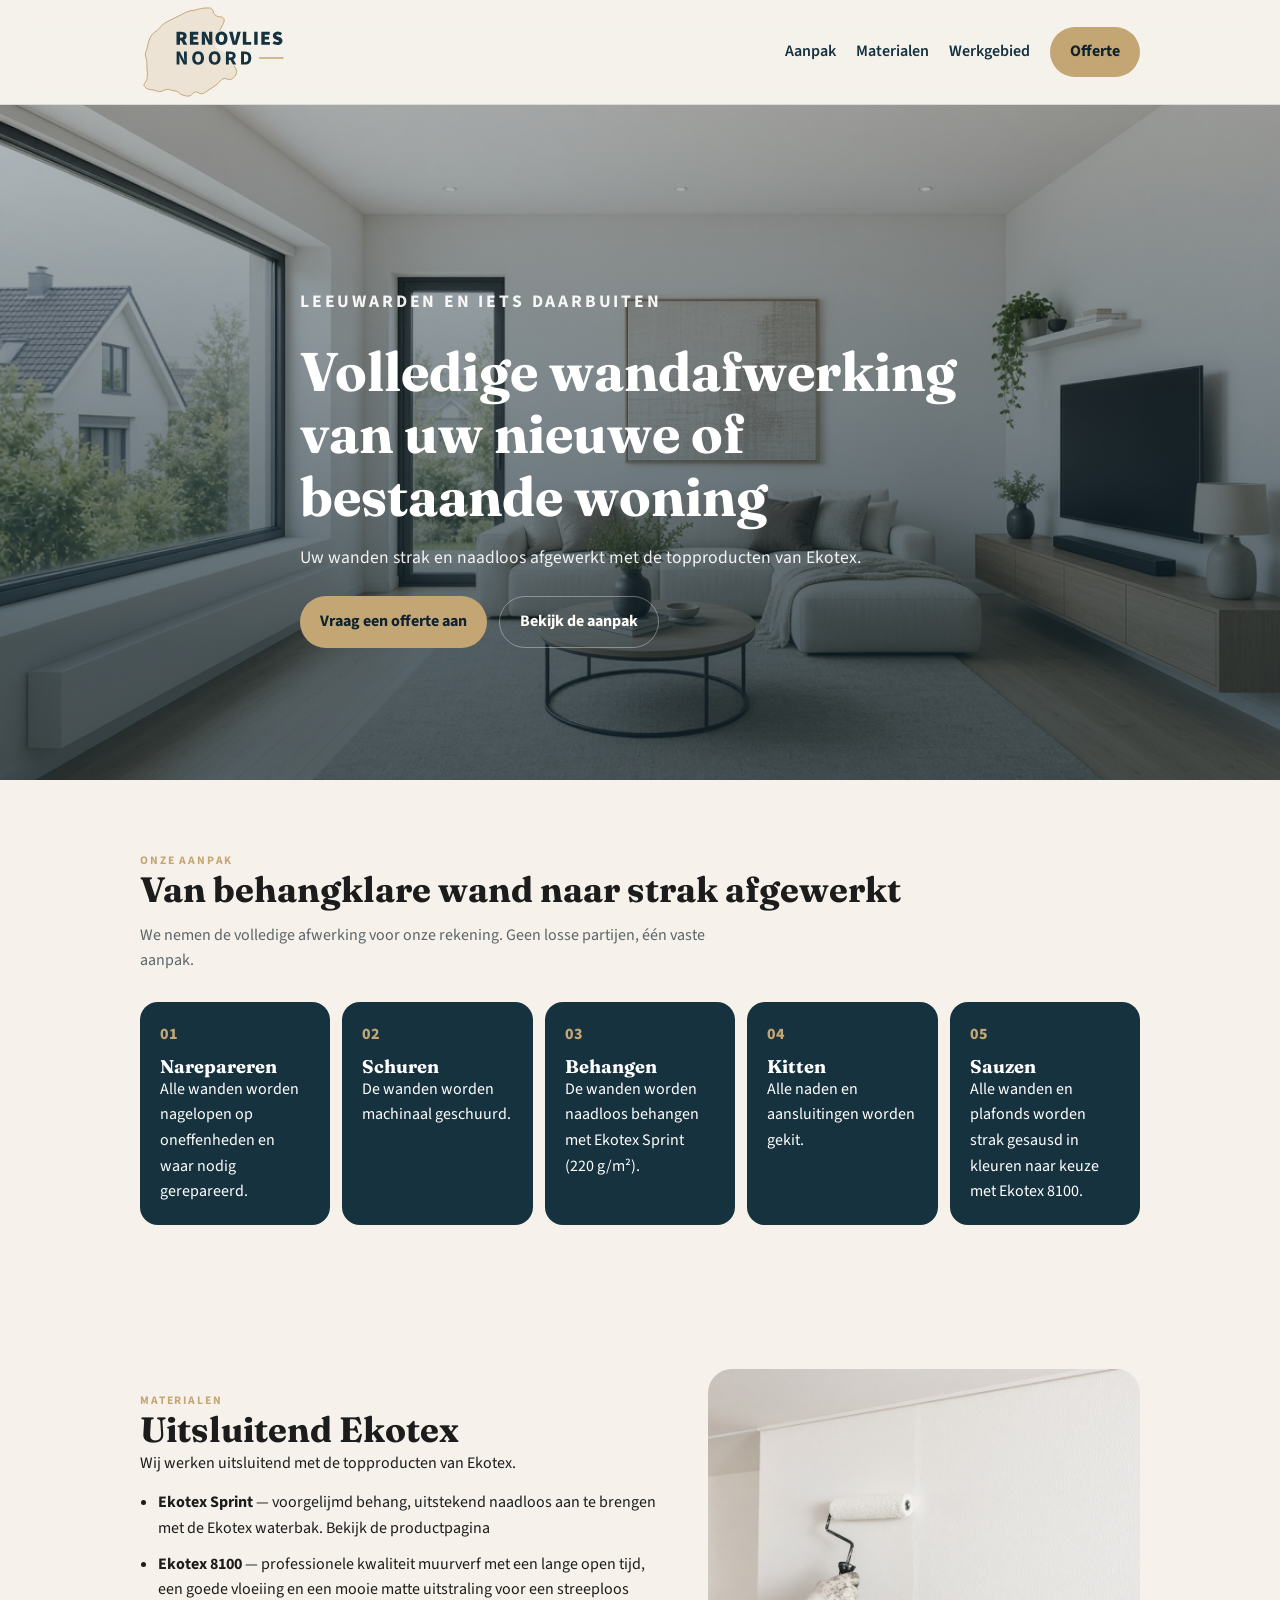
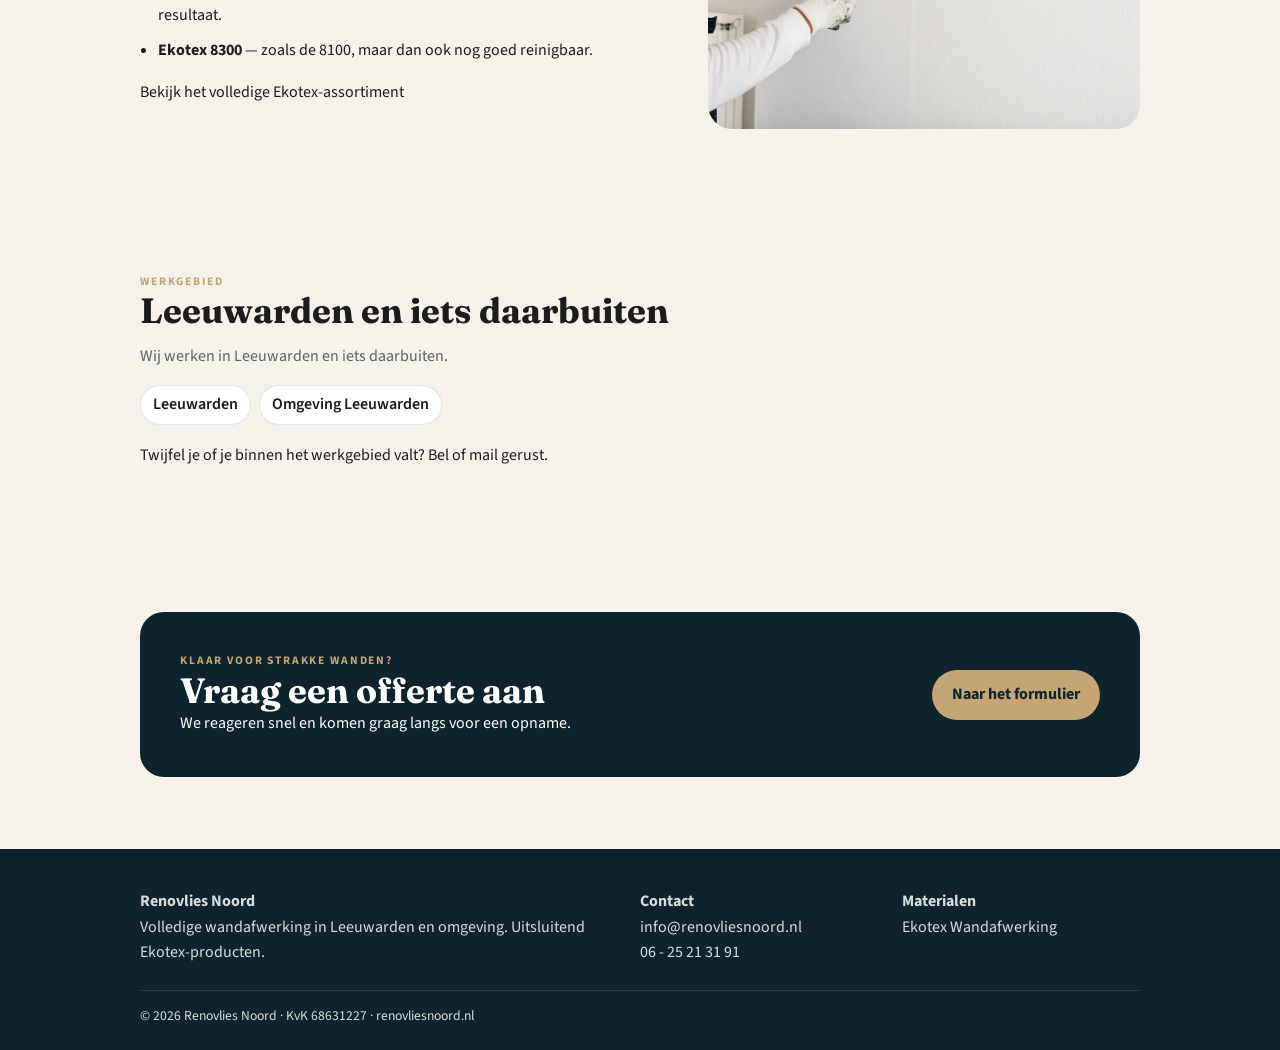
<file: index.html>
<!DOCTYPE html>
<html lang="nl">
<head>
  <meta charset="UTF-8">
  <meta name="viewport" content="width=device-width, initial-scale=1.0">
  <title>Renovlies Noord | Volledige wandafwerking Leeuwarden en omgeving</title>
  <link rel="icon" href="assets/logo/icoon-B.svg" type="image/svg+xml">
  <link rel="apple-touch-icon" href="assets/logo/apple-touch-icon.png">
  <meta name="description" content="Volledige wandafwerking in Leeuwarden en omgeving: wanden narepareren, stofvrij machinaal schuren, Ekotex Sprint renovlies, kitten en sausen met Ekotex 8100 of 8300.">
  <link rel="canonical" href="https://renovliesnoord.nl/">
  <link rel="preconnect" href="https://fonts.googleapis.com">
  <link rel="preconnect" href="https://fonts.gstatic.com" crossorigin>
  <link href="https://fonts.googleapis.com/css2?family=Fraunces:opsz,wght@9..144,500;9..144,700&family=Source+Sans+3:wght@400;600;700&display=swap" rel="stylesheet">
  <link rel="stylesheet" href="css/style.css">
</head>
<body>
  <header class="topbar">
    <div class="wrap topbar-inner">
      <a class="brand" href="index.html">
        <img class="logo-full" src="assets/logo/logo-B.svg" alt="Renovlies Noord">
      </a>
      <button class="menu-btn" aria-label="Menu">☰</button>
      <nav>
        <a href="#aanpak">Aanpak</a>
        <a href="#materialen">Materialen</a>
        <a href="#werkgebied">Werkgebied</a>
        <a class="btn" href="offerte.html">Offerte</a>
      </nav>
    </div>
  </header>

  <section class="hero">
    <img class="bg" src="assets/img/hero-woonkamer.jpg" alt="Strak afgewerkte wanden">
    <div class="wrap hero-copy">
      <p class="eyebrow">Leeuwarden en iets daarbuiten</p>
      <h1>Volledige wandafwerking van uw nieuwe of bestaande woning</h1>
      <p>Uw wanden strak en naadloos afgewerkt met de topproducten van Ekotex.</p>
      <div class="hero-actions">
        <a class="btn" href="offerte.html">Vraag een offerte aan</a>
        <a class="btn btn-ghost" href="#aanpak">Bekijk de aanpak</a>
      </div>
    </div>
  </section>

  <section id="aanpak">
    <div class="wrap">
      <p class="eyebrow">Onze aanpak</p>
      <h2>Van behangklare wand naar strak afgewerkt</h2>
      <p class="lead">We nemen de volledige afwerking voor onze rekening. Geen losse partijen, één vaste aanpak.</p>
      <div class="steps" style="margin-top:28px">
        <div class="step"><span>01</span><h3>Narepareren</h3><p>Alle wanden worden nagelopen op oneffenheden en waar nodig gerepareerd.</p></div>
        <div class="step"><span>02</span><h3>Schuren</h3><p>De wanden worden machinaal geschuurd.</p></div>
        <div class="step"><span>03</span><h3>Behangen</h3><p>De wanden worden naadloos behangen met Ekotex Sprint (220 g/m²).</p></div>
        <div class="step"><span>04</span><h3>Kitten</h3><p>Alle naden en aansluitingen worden gekit.</p></div>
        <div class="step"><span>05</span><h3>Sauzen</h3><p>Alle wanden en plafonds worden strak gesausd in kleuren naar keuze met Ekotex 8100.</p></div>
      </div>
    </div>
  </section>

  <section id="materialen">
    <div class="wrap grid-2">
      <div>
        <p class="eyebrow">Materialen</p>
        <h2>Uitsluitend Ekotex</h2>
        <p>Wij werken uitsluitend met de topproducten van Ekotex.</p>
        <ul class="list">
          <li><strong>Ekotex Sprint</strong> — voorgelijmd behang, uitstekend naadloos aan te brengen met de Ekotex waterbak. <a href="https://www.ekotexwandafwerking.nl/producten/sprint/" target="_blank" rel="noopener">Bekijk de productpagina</a></li>
          <li><strong>Ekotex 8100</strong> — professionele kwaliteit muurverf met een lange open tijd, een goede vloeiing en een mooie matte uitstraling voor een streeploos resultaat.</li>
          <li><strong>Ekotex 8300</strong> — zoals de 8100, maar dan ook nog goed reinigbaar.</li>
        </ul>
        <p style="margin-top:16px"><a href="https://www.ekotexwandafwerking.nl/" target="_blank" rel="noopener">Bekijk het volledige Ekotex-assortiment</a></p>
      </div>
      <img src="assets/img/schilderwerk.jpg" alt="Sauswerk op renovlies" style="border-radius:24px;height:360px;object-fit:cover">
    </div>
  </section>

  <section id="werkgebied">
    <div class="wrap">
      <p class="eyebrow">Werkgebied</p>
      <h2>Leeuwarden en iets daarbuiten</h2>
      <p class="lead">Wij werken in Leeuwarden en iets daarbuiten.</p>
      <div class="area-list">
        <span class="chip">Leeuwarden</span>
        <span class="chip">Omgeving Leeuwarden</span>
      </div>
      <p style="margin-top:18px">Twijfel je of je binnen het werkgebied valt? Bel of mail gerust.</p>
    </div>
  </section>

  <section>
    <div class="wrap">
      <div class="cta-band">
        <div>
          <p class="eyebrow">Klaar voor strakke wanden?</p>
          <h2>Vraag een offerte aan</h2>
          <p>We reageren snel en komen graag langs voor een opname.</p>
        </div>
        <a class="btn" href="offerte.html">Naar het formulier</a>
      </div>
    </div>
  </section>

  <footer>
    <div class="wrap footer-grid">
      <div>
        <strong>Renovlies Noord</strong>
        <p>Volledige wandafwerking in Leeuwarden en omgeving. Uitsluitend Ekotex-producten.</p>
      </div>
      <div>
        <strong>Contact</strong><br>
        <span>info@renovliesnoord.nl</span><br>
        <span><a href="tel:+31625213191">06 - 25 21 31 91</a></span>
      </div>
      <div>
        <strong>Materialen</strong><br>
        <a href="https://www.ekotexwandafwerking.nl/" target="_blank" rel="noopener">Ekotex Wandafwerking</a>
      </div>
    </div>
    <div class="wrap legal">© 2026 Renovlies Noord · KvK 68631227 · renovliesnoord.nl</div>
  </footer>
  <script src="js/main.js"></script>
</body>
</html>
</file>
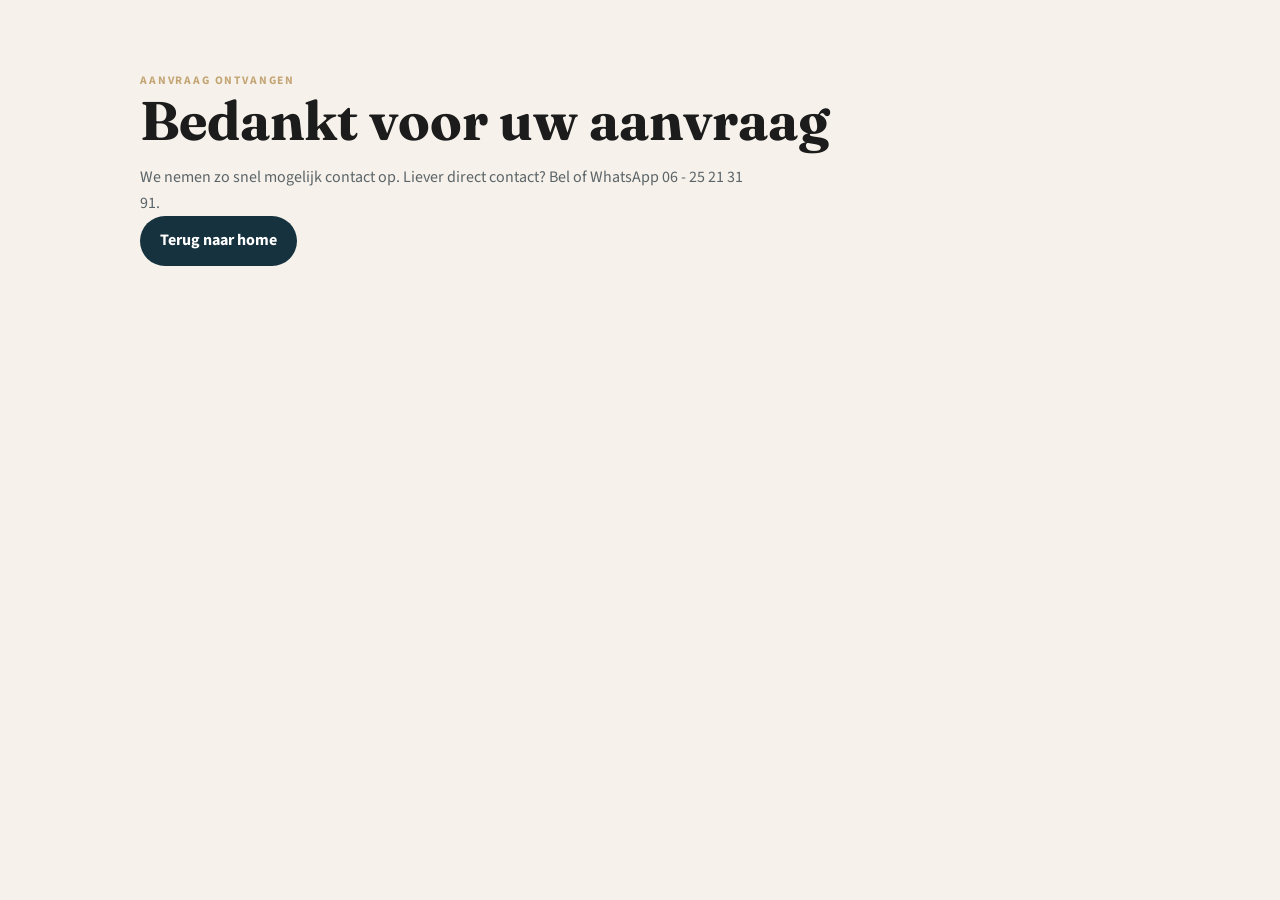
<file: bedankt.html>
<!DOCTYPE html>
<html lang="nl">
<head>
  <meta charset="UTF-8">
  <meta name="viewport" content="width=device-width, initial-scale=1.0">
  <title>Bedankt | Renovlies Noord</title>
  <link rel="icon" href="assets/logo/icoon-B.svg" type="image/svg+xml">
  <link rel="apple-touch-icon" href="assets/logo/apple-touch-icon.png">
  <meta name="robots" content="noindex">
  <meta name="description" content="Neem contact op met Renovlies Noord voor volledige wandafwerking in Leeuwarden en omgeving.">
  <link rel="canonical" href="https://renovliesnoord.nl/bedankt.html">
  <link rel="preconnect" href="https://fonts.googleapis.com">
  <link rel="preconnect" href="https://fonts.gstatic.com" crossorigin>
  <link href="https://fonts.googleapis.com/css2?family=Fraunces:opsz,wght@9..144,500;9..144,700&family=Source+Sans+3:wght@400;600;700&display=swap" rel="stylesheet">
  <link rel="stylesheet" href="css/style.css">
</head>
<body>
  <section class="page-hero">
    <div class="wrap">
      <p class="eyebrow">Aanvraag ontvangen</p>
      <h1>Bedankt voor uw aanvraag</h1>
      <p class="lead">We nemen zo snel mogelijk contact op. Liever direct contact? Bel of WhatsApp <a href="tel:+31625213191">06 - 25 21 31 91</a>.</p>
      <p><a class="btn btn-dark" href="index.html">Terug naar home</a></p>
    </div>
  </section>
</body>
</html>
</file>
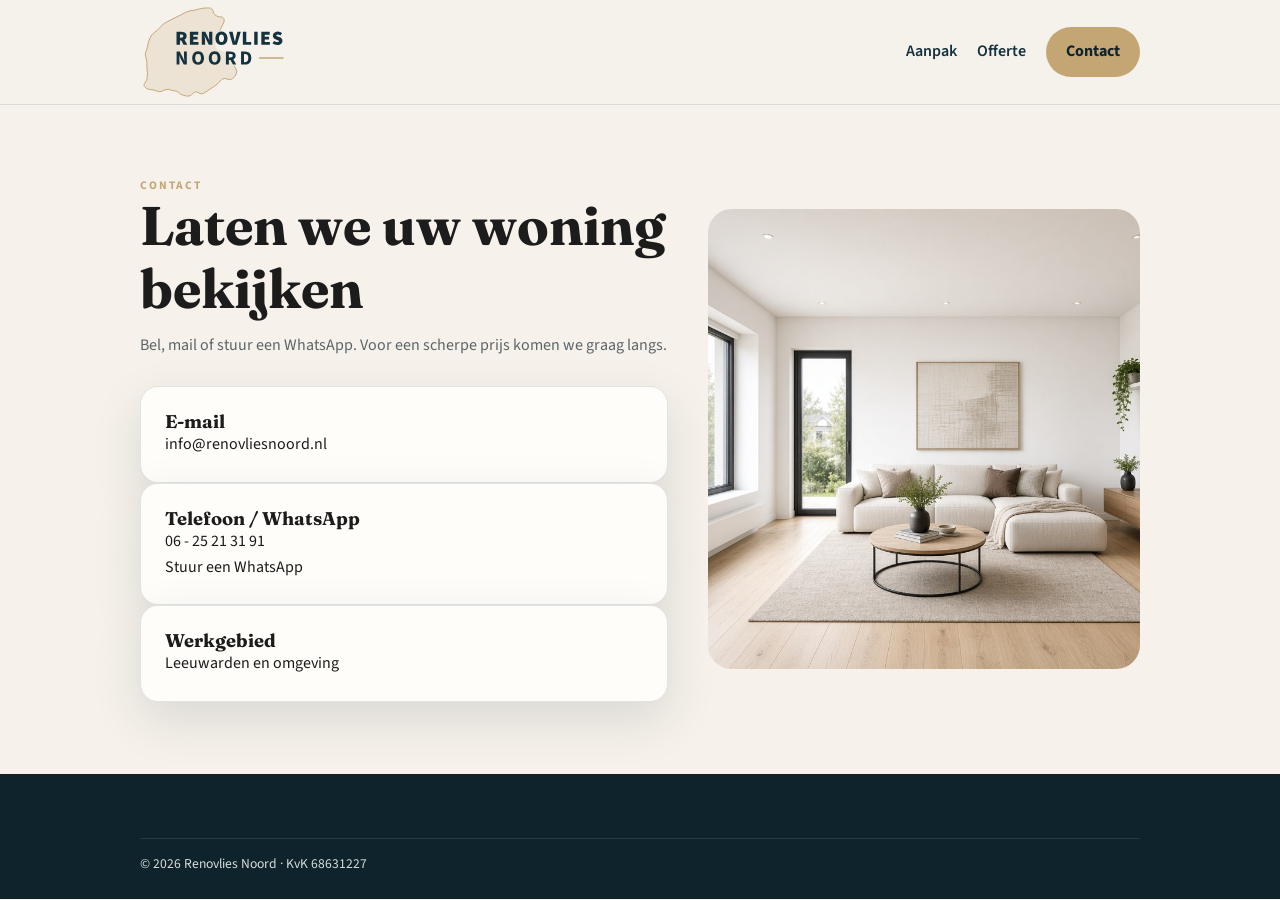
<file: contact.html>
<!DOCTYPE html>
<html lang="nl">
<head>
  <meta charset="UTF-8">
  <meta name="viewport" content="width=device-width, initial-scale=1.0">
  <title>Contact | Renovlies Noord</title>
  <link rel="icon" href="assets/logo/icoon-B.svg" type="image/svg+xml">
  <link rel="apple-touch-icon" href="assets/logo/apple-touch-icon.png">
  <meta name="description" content="Neem contact op met Renovlies Noord voor volledige wandafwerking in Leeuwarden en omgeving.">
  <link rel="canonical" href="https://renovliesnoord.nl/contact.html">
  <link rel="preconnect" href="https://fonts.googleapis.com">
  <link rel="preconnect" href="https://fonts.gstatic.com" crossorigin>
  <link href="https://fonts.googleapis.com/css2?family=Fraunces:opsz,wght@9..144,500;9..144,700&family=Source+Sans+3:wght@400;600;700&display=swap" rel="stylesheet">
  <link rel="stylesheet" href="css/style.css">
</head>
<body>
  <header class="topbar">
    <div class="wrap topbar-inner">
      <a class="brand" href="index.html">
        <img class="logo-full" src="assets/logo/logo-B.svg" alt="Renovlies Noord">
      </a>
      <button class="menu-btn" aria-label="Menu">☰</button>
      <nav>
        <a href="index.html#aanpak">Aanpak</a>
        <a href="offerte.html">Offerte</a>
        <a class="btn" href="contact.html">Contact</a>
      </nav>
    </div>
  </header>

  <section class="page-hero">
    <div class="wrap grid-2">
      <div>
        <p class="eyebrow">Contact</p>
        <h1>Laten we uw woning bekijken</h1>
        <p class="lead">Bel, mail of stuur een WhatsApp. Voor een scherpe prijs komen we graag langs.</p>
        <div class="grid-3" style="margin-top:28px;grid-template-columns:1fr">
          <div class="card"><h3>E-mail</h3><p>info@renovliesnoord.nl</p></div>
          <div class="card"><h3>Telefoon / WhatsApp</h3><p><a href="tel:+31625213191">06 - 25 21 31 91</a><br><a href="https://wa.me/31625213191" target="_blank" rel="noopener">Stuur een WhatsApp</a></p></div>
          <div class="card"><h3>Werkgebied</h3><p>Leeuwarden en omgeving</p></div>
        </div>
      </div>
      <img src="assets/img/hero-woonkamer.jpg" alt="Afgewerkte nieuwbouwwoning" style="border-radius:24px;height:460px;object-fit:cover">
    </div>
  </section>

  <footer>
    <div class="wrap legal">© 2026 Renovlies Noord · KvK 68631227</div>
  </footer>
  <script src="js/main.js"></script>
</body>
</html>
</file>
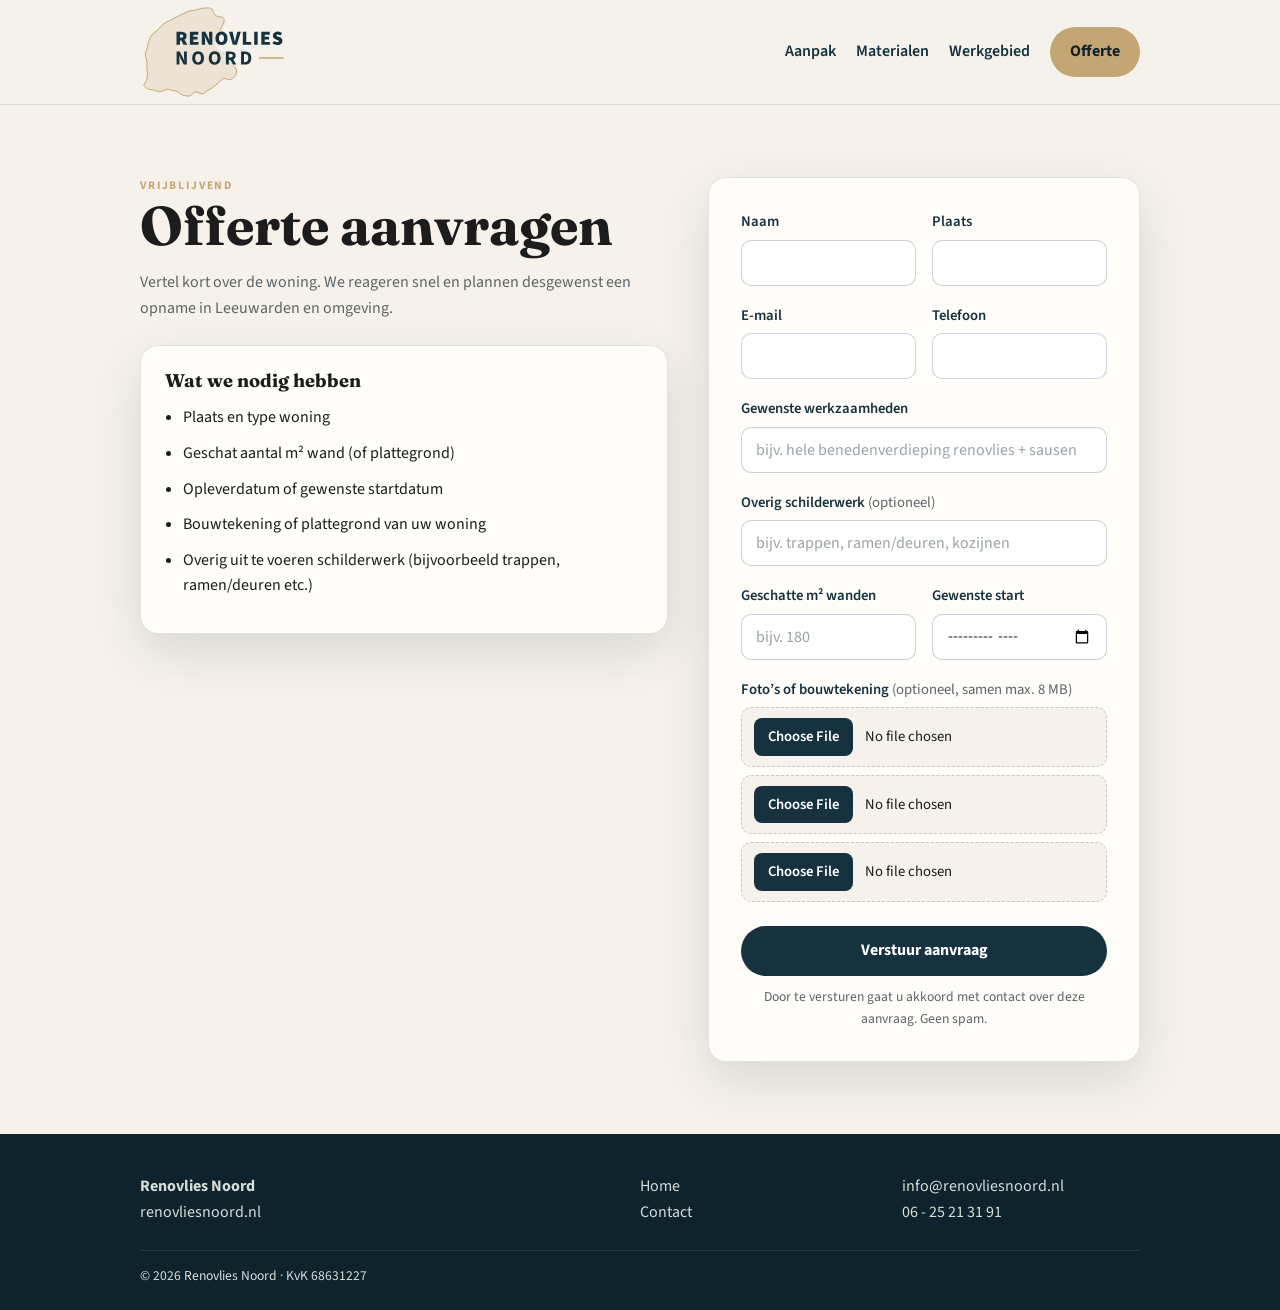
<file: offerte.html>
<!DOCTYPE html>
<html lang="nl">
<head>
  <meta charset="UTF-8">
  <meta name="viewport" content="width=device-width, initial-scale=1.0">
  <title>Offerte aanvragen | Renovlies Noord</title>
  <link rel="icon" href="assets/logo/icoon-B.svg" type="image/svg+xml">
  <link rel="apple-touch-icon" href="assets/logo/apple-touch-icon.png">
  <meta name="description" content="Vraag een offerte aan voor volledige wandafwerking in Leeuwarden en omgeving met Ekotex Sprint en Ekotex muurverf.">
  <link rel="canonical" href="https://renovliesnoord.nl/offerte.html">
  <link rel="preconnect" href="https://fonts.googleapis.com">
  <link rel="preconnect" href="https://fonts.gstatic.com" crossorigin>
  <link href="https://fonts.googleapis.com/css2?family=Fraunces:opsz,wght@9..144,500;9..144,700&family=Source+Sans+3:wght@400;600;700&display=swap" rel="stylesheet">
  <link rel="stylesheet" href="css/style.css">
</head>
<body>
  <header class="topbar">
    <div class="wrap topbar-inner">
      <a class="brand" href="index.html">
        <img class="logo-full" src="assets/logo/logo-B.svg" alt="Renovlies Noord">
      </a>
      <button class="menu-btn" aria-label="Menu">☰</button>
      <nav>
        <a href="index.html#aanpak">Aanpak</a>
        <a href="index.html#materialen">Materialen</a>
        <a href="index.html#werkgebied">Werkgebied</a>
        <a class="btn" href="offerte.html">Offerte</a>
      </nav>
    </div>
  </header>

  <section class="page-hero">
    <div class="wrap grid-2 offerte-grid">
      <div>
        <p class="eyebrow">Vrijblijvend</p>
        <h1>Offerte aanvragen</h1>
        <p class="lead">Vertel kort over de woning. We reageren snel en plannen desgewenst een opname in Leeuwarden en omgeving.</p>
        <div class="card" style="margin-top:24px">
          <h3>Wat we nodig hebben</h3>
          <ul class="list">
            <li>Plaats en type woning</li>
            <li>Geschat aantal m² wand (of plattegrond)</li>
            <li>Opleverdatum of gewenste startdatum</li>
            <li>Bouwtekening of plattegrond van uw woning</li>
            <li>Overig uit te voeren schilderwerk (bijvoorbeeld trappen, ramen/deuren etc.)</li>
          </ul>
        </div>
      </div>
      <form class="card form-card" id="offerteform" name="offerte" method="POST" action="/bedankt.html" enctype="multipart/form-data" data-netlify="true" netlify-honeypot="bot-field">
        <input type="hidden" name="form-name" value="offerte">
        <p hidden><label>Niet invullen: <input name="bot-field"></label></p>
        <div class="form-grid">
          <div class="field"><label for="naam">Naam</label><input id="naam" name="naam" autocomplete="name" required></div>
          <div class="field"><label for="plaats">Plaats</label><input id="plaats" name="plaats" autocomplete="address-level2" required></div>
          <div class="field"><label for="email">E-mail</label><input id="email" name="email" type="email" autocomplete="email" required></div>
          <div class="field"><label for="telefoon">Telefoon</label><input id="telefoon" name="telefoon" type="tel" autocomplete="tel" required></div>
          <div class="field full"><label for="dienst">Gewenste werkzaamheden</label><input id="dienst" name="dienst" placeholder="bijv. hele benedenverdieping renovlies + sausen"></div>
          <div class="field full"><label for="schilderwerk">Overig schilderwerk <span class="optional">(optioneel)</span></label><input id="schilderwerk" name="schilderwerk" placeholder="bijv. trappen, ramen/deuren, kozijnen"></div>
          <div class="field"><label for="m2">Geschatte m² wanden</label><input id="m2" name="m2" inputmode="numeric" placeholder="bijv. 180"></div>
          <div class="field"><label for="datum">Gewenste start</label><input id="datum" name="datum" type="month"></div>
          <div class="field full">
            <label>Foto’s of bouwtekening <span class="optional">(optioneel, samen max. 8 MB)</span></label>
            <div class="upload-list">
              <input id="bestand1" name="bestand1" type="file" accept="image/*,.pdf">
              <input id="bestand2" name="bestand2" type="file" accept="image/*,.pdf">
              <input id="bestand3" name="bestand3" type="file" accept="image/*,.pdf">
            </div>
          </div>
        </div>
        <button class="btn btn-dark btn-block" type="submit">Verstuur aanvraag</button>
        <p class="note">Door te versturen gaat u akkoord met contact over deze aanvraag. Geen spam.</p>
        <div class="success" id="success" role="status"></div>
      </form>
    </div>
  </section>

  <footer>
    <div class="wrap footer-grid">
      <div><strong>Renovlies Noord</strong><p>renovliesnoord.nl</p></div>
      <div><a href="index.html">Home</a><br><a href="contact.html">Contact</a></div>
      <div>info@renovliesnoord.nl<br><a href="tel:+31625213191">06 - 25 21 31 91</a></div>
    </div>
    <div class="wrap legal">© 2026 Renovlies Noord · KvK 68631227</div>
  </footer>
  <script src="js/main.js"></script>
</body>
</html>
</file>
<file: css/style.css>
:root {
  --navy: #16323f;
  --navy-deep: #0f232c;
  --sand: #c4a574;
  --cream: #f6f2eb;
  --paper: #fffdf9;
  --ink: #1c1c1c;
  --muted: #5c6468;
  --line: rgba(22, 50, 63, 0.12);
  --shadow: 0 18px 50px rgba(15, 35, 44, 0.12);
  --radius: 18px;
}

* { box-sizing: border-box; margin: 0; padding: 0; }
html { scroll-behavior: smooth; }
body {
  font-family: "Source Sans 3", "Segoe UI", sans-serif;
  color: var(--ink);
  background: var(--cream);
  line-height: 1.6;
}
img { max-width: 100%; display: block; }
a { color: inherit; text-decoration: none; }
a:hover { color: var(--sand); }
.wrap { width: min(1000px, calc(100% - 40px)); margin: 0 auto; }
.eyebrow {
  letter-spacing: 0.16em;
  text-transform: uppercase;
  font-size: 0.72rem;
  font-weight: 700;
  color: var(--sand);
}
h1, h2, h3 { font-family: "Fraunces", Georgia, serif; line-height: 1.15; }
h1 { font-size: clamp(2rem, 4.5vw, 3.4rem); }
h2 { font-size: clamp(1.6rem, 3vw, 2.2rem); }
h3 { font-size: 1.15rem; }

.btn {
  display: inline-flex;
  align-items: center;
  gap: 10px;
  background: var(--sand);
  color: var(--navy-deep);
  font-weight: 700;
  padding: 12px 20px;
  border-radius: 999px;
  border: 0;
  cursor: pointer;
  transition: transform .2s ease, background .2s ease;
}
.btn:hover { transform: translateY(-1px); background: #d3b686; color: var(--navy-deep); }
.btn-ghost {
  background: transparent;
  color: var(--paper);
  border: 1px solid rgba(255,255,255,.35);
}
.btn-ghost:hover { color: #fff; }

.topbar {
  position: sticky; top: 0; z-index: 50;
  backdrop-filter: blur(14px);
  background: rgba(246, 242, 235, .9);
  border-bottom: 1px solid var(--line);
}
.topbar-inner {
  display: flex; align-items: center; justify-content: space-between;
  min-height: 70px; gap: 20px;
}
.brand { display: flex; align-items: center; gap: 10px; font-weight: 800; color: var(--navy); }
.brand img { width: 40px; height: 40px; object-fit: cover; border-radius: 10px; }
.brand img.logo-full { width: auto; height: 96px; border-radius: 0; object-fit: contain; margin: 4px 0; }
@media (max-width: 800px) { .brand img.logo-full { height: 72px; } }
.brand span { font-family: "Fraunces", serif; font-size: 1.1rem; }
nav { display: flex; gap: 20px; align-items: center; font-weight: 600; color: var(--navy); }
.menu-btn { display: none; background: none; border: 0; font-size: 1.5rem; }

.hero {
  position: relative; min-height: 75vh;
  display: grid; place-items: end start;
  color: #fff; overflow: hidden;
}
.hero img.bg { position: absolute; inset: 0; width: 100%; height: 100%; object-fit: cover; }
.hero::after {
  content: ""; position: absolute; inset: 0;
  background: linear-gradient(180deg, rgba(15,35,44,.3) 0%, rgba(15,35,44,.7) 80%);
}
.hero-copy { position: relative; z-index: 2; padding: 0 0 60px; max-width: 680px; }
.hero-copy p { margin: 16px 0 24px; font-size: 1.1rem; color: rgba(255,255,255,.92); }
.hero-actions { display: flex; gap: 12px; flex-wrap: wrap; }

section { padding: 72px 0; }
.lead { color: var(--muted); margin-top: 12px; max-width: 620px; }

.grid-2 { display: grid; grid-template-columns: 1.1fr .9fr; gap: 40px; align-items: center; }
.steps { display: grid; grid-template-columns: repeat(5, 1fr); gap: 12px; }
.step { background: var(--navy); color: #fff; border-radius: var(--radius); padding: 20px; min-height: 160px; }
.step span { color: var(--sand); font-weight: 800; display: block; margin-bottom: 8px; }
.list { margin-top: 14px; }
.list li { margin: 10px 0 10px 18px; }
.area-list { display: flex; flex-wrap: wrap; gap: 8px; margin-top: 16px; }
.chip { background: #fff; border: 1px solid var(--line); padding: 6px 12px; border-radius: 999px; font-weight: 600; }

.cta-band {
  background: var(--navy-deep); color: #fff; border-radius: 24px; padding: 40px;
  display: flex; justify-content: space-between; align-items: center; gap: 20px;
}

footer { background: var(--navy-deep); color: #d7ddd8; padding: 40px 0 24px; }
.footer-grid { display: grid; grid-template-columns: 2fr 1fr 1fr; gap: 24px; }
footer a:hover { color: var(--sand); }
.legal { margin-top: 24px; border-top: 1px solid rgba(255,255,255,.1); padding-top: 14px; font-size: .85rem; }

@media (max-width: 800px) {
  nav { display: none; }
  nav.open { display: flex; flex-direction: column; position: absolute; top: 70px; left: 0; right: 0; background: var(--cream); padding: 16px; border-bottom: 1px solid var(--line); }
  .menu-btn { display: block; }
  .grid-2, .steps, .footer-grid, .cta-band { grid-template-columns: 1fr; display: grid; }
  .hero { min-height: 70vh; }
}

/* Offerteformulier */
.card { background: var(--paper); border: 1px solid var(--line); border-radius: var(--radius); padding: 24px; box-shadow: var(--shadow); }
.offerte-grid { align-items: start; }
.form-card { padding: 32px; }
.form-grid { display: grid; grid-template-columns: 1fr 1fr; gap: 18px 16px; }
.field { display: flex; flex-direction: column; gap: 6px; min-width: 0; }
.field.full { grid-column: 1 / -1; }
.field label { font-weight: 600; font-size: .92rem; color: var(--navy); }
.optional { font-weight: 400; color: var(--muted); }
.field input {
  width: 100%; box-sizing: border-box; height: 46px; padding: 0 14px;
  font: inherit; color: var(--ink); background: #fff;
  border: 1px solid rgba(22,50,63,.22); border-radius: 10px;
  transition: border-color .15s ease, box-shadow .15s ease;
}
.field input::placeholder { color: #9aa3a7; }
.field input:focus { outline: none; border-color: var(--navy); box-shadow: 0 0 0 3px rgba(196,165,116,.35); }
.upload-list { display: grid; gap: 8px; }
.field input[type=file] { height: auto; padding: 10px 12px; background: var(--cream); border-style: dashed; cursor: pointer; font-size: .92rem; }
.field input[type=file]::file-selector-button {
  margin-right: 12px; padding: 7px 14px; border: 0; border-radius: 8px;
  background: var(--navy); color: #fff; font: inherit; font-weight: 600; cursor: pointer;
}
.btn-dark { background: var(--navy); color: #fff; border: 0; cursor: pointer; font: inherit; font-weight: 700; }
.btn-dark:hover { background: var(--navy-deep); color: #fff; }
.btn-dark:disabled { opacity: .6; cursor: wait; }
.btn-block { width: 100%; justify-content: center; margin-top: 24px; height: 50px; font-size: 1rem; }
.note { margin-top: 10px; font-size: .85rem; color: var(--muted); text-align: center; }
.success { display: none; margin-top: 14px; padding: 12px 14px; border-radius: 10px; background: #eef5ef; color: #1f5130; font-weight: 600; }
@media (max-width: 800px) {
  .form-grid { grid-template-columns: 1fr; }
  .form-card { padding: 22px; }
}
</file>
